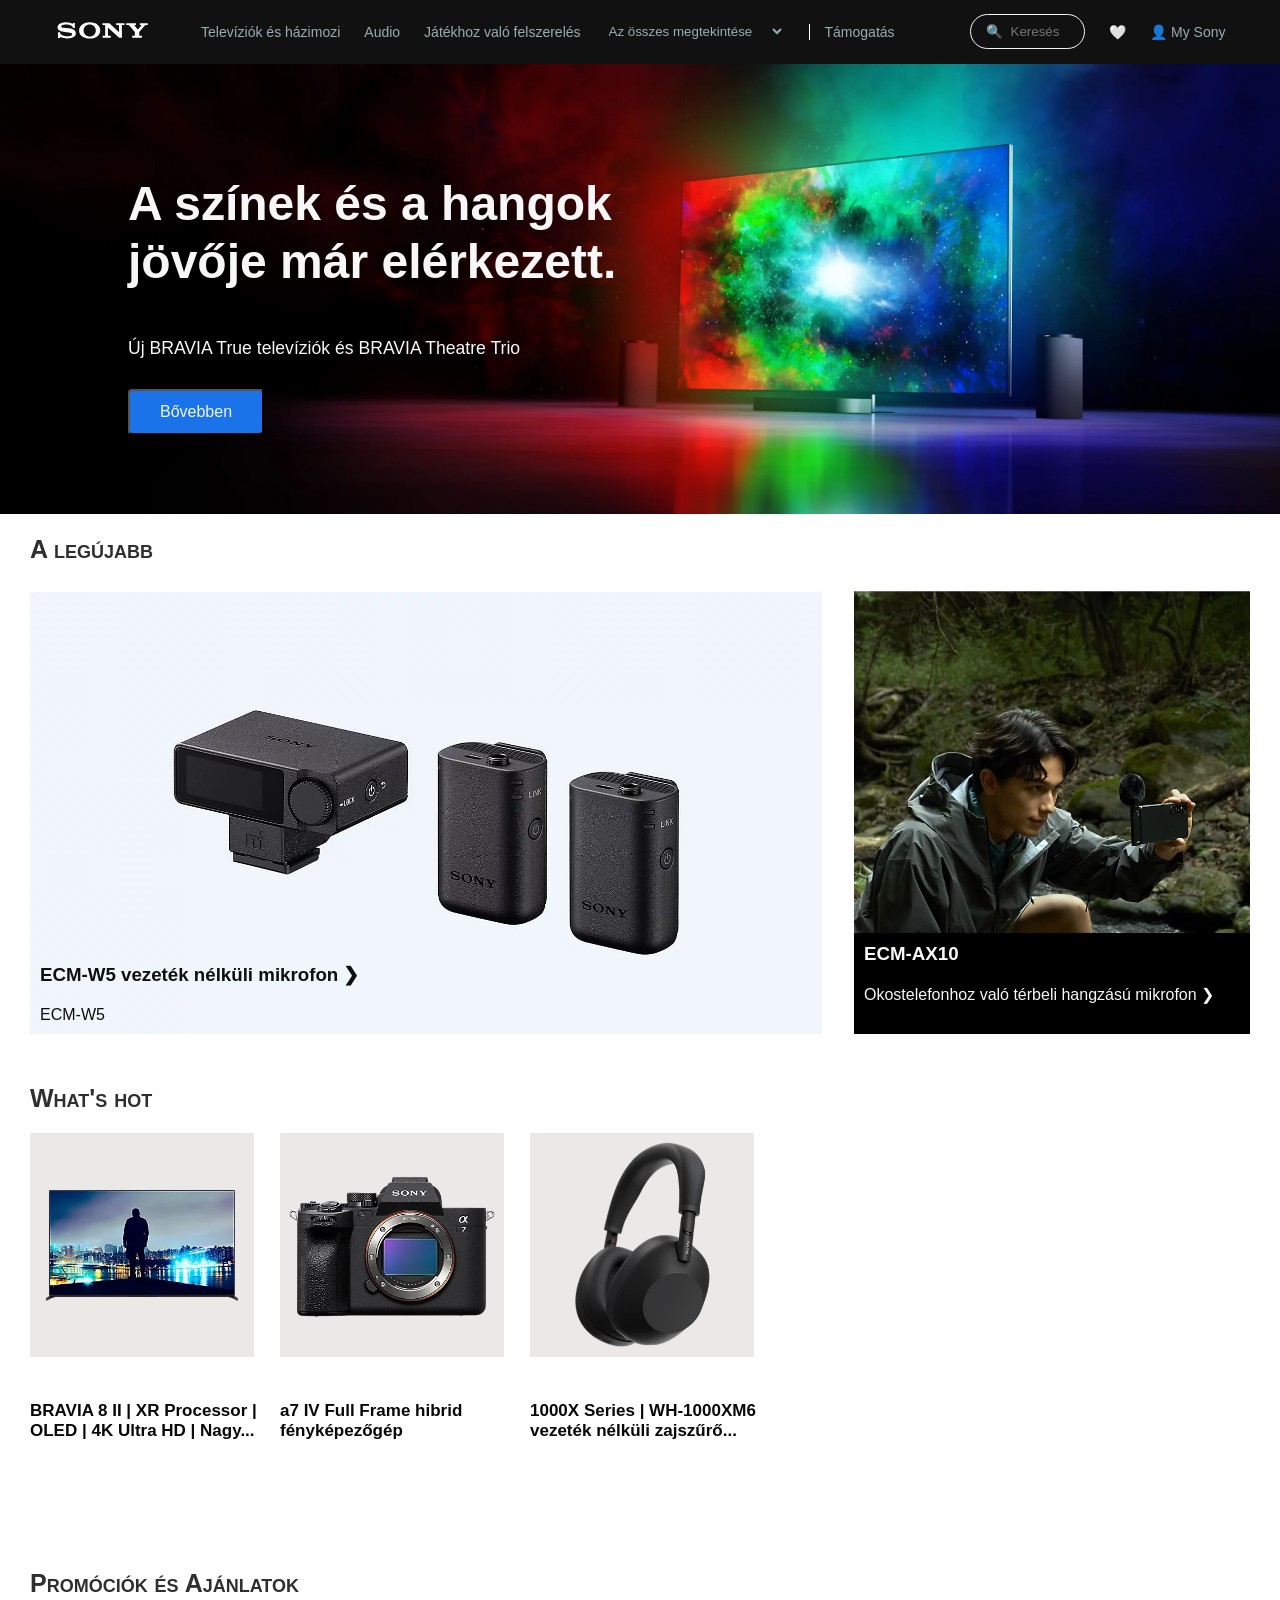
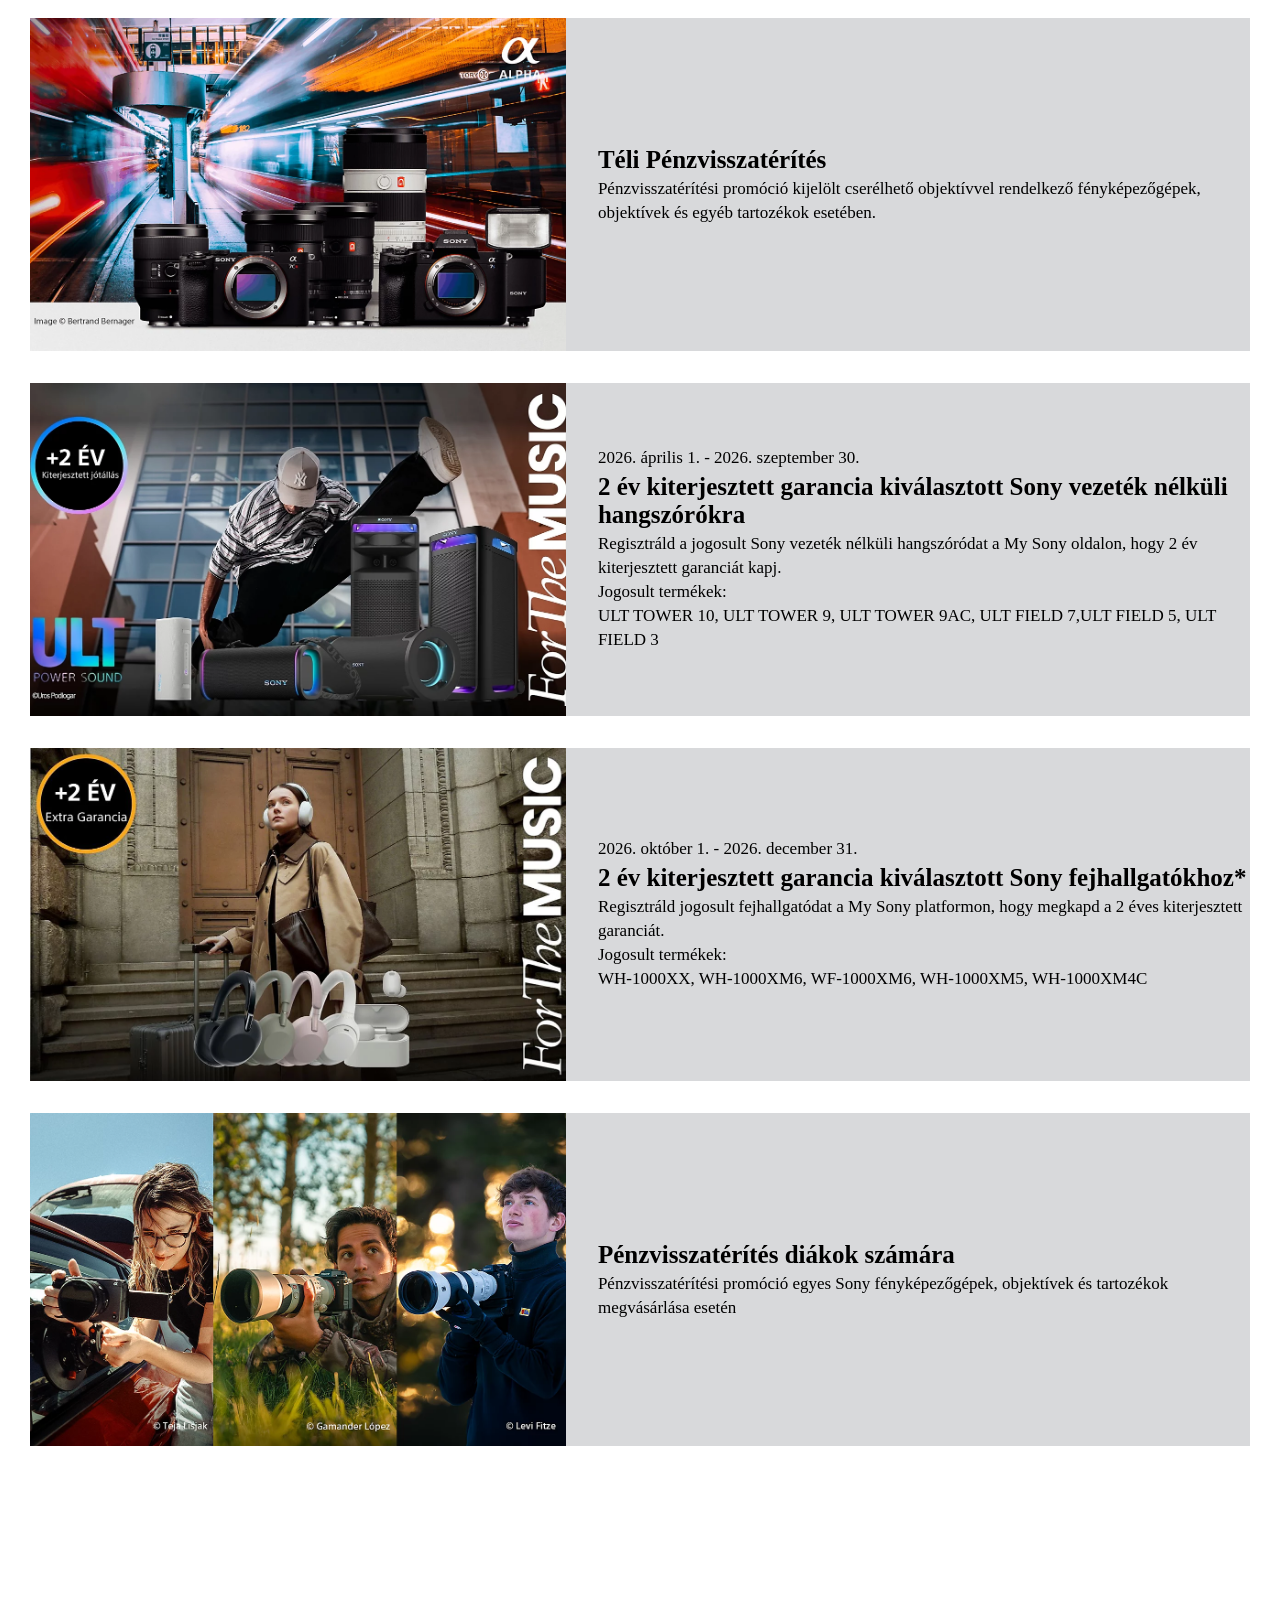
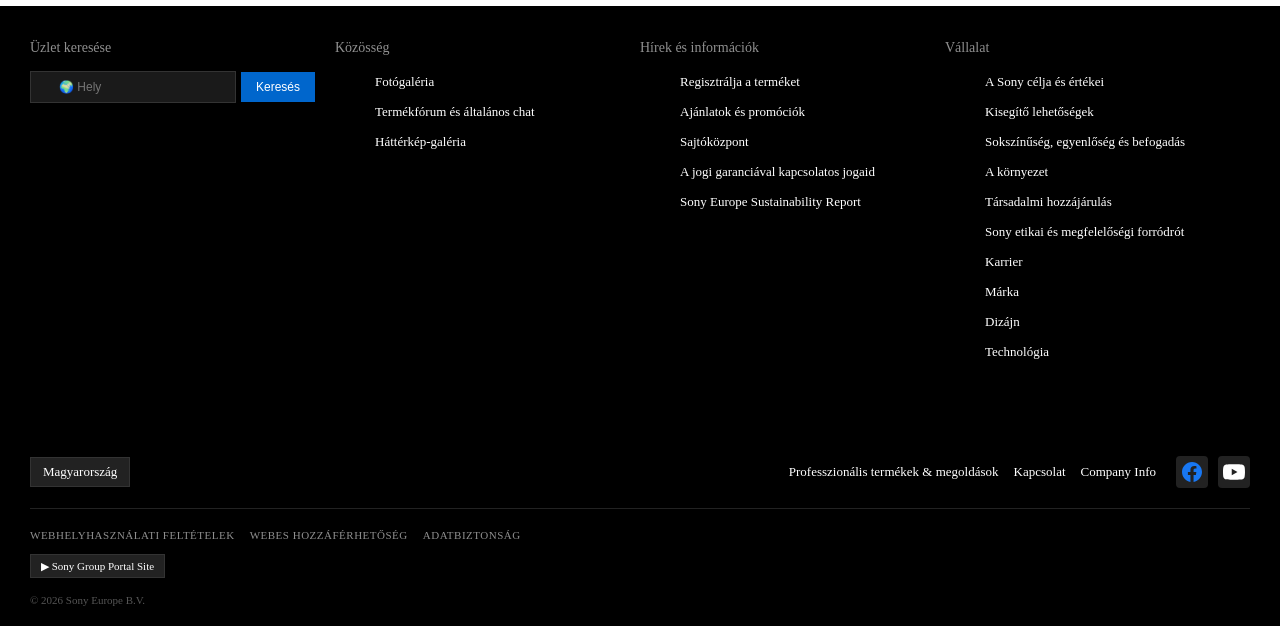
<file: index.html>
<!DOCTYPE html>
<html lang="hu">

<head>
    <meta charset="UTF-8">
    <meta name="viewport" content="width=device-width, initial-scale=1.0">
    <title>Sony Főoldal</title>
    <link rel="stylesheet" href="style.css">
</head>
<!--Audi szövegre kattintva nyílik meg a másik oldal-->
<!--A My Sony szövegre kattintva megnyílik az űrlap oldal -->

<body>

    <header>
        <nav>
            <div class="nav-div">
                <div class="logo">
                    <a href="index.html"><img src="sony-logo.svg" alt="" id="sony-logo"></a>
                </div>
                <div class="items">
                    <a href="">Televíziók és házimozi</a>
                    <a href="microphones.html">Audio</a>
                    <a href="">Játékhoz való felszerelés</a>
                    <select>
                        <option value="">Az összes megtekintése</option>
                        <option value="">Felhőszolgáltatás</option>
                        <option value="">Mobil</option>
                        <option value="">Autóhifi</option>
                        <option value="">Adathordozók, tárolás és kábelek</option>
                        <option value="">Playstation®</option>
                        <option value="">Támogatás</option>
                        <option value="">A Sony és a környezetvédelem</option>
                    </select>
                    <a href="" id="line">Támogatás</a>
                </div>
                <div class="items2">

                    <input type="text" placeholder="🔍  Keresés">
                    <p>🤍</p>
                    <a href="login.html" target="_blank">👤 My Sony</a>
                </div>
            </div>
        </nav>

        <div class="title-container">
            <div class="title">
                <h1>A színek és a hangok jövője már elérkezett.</h1>
                <p>Új BRAVIA True televíziók és BRAVIA Theatre Trio</p>
                <button id="bovebben-bttn">Bővebben</button>
            </div>
        </div>

    </header>

    <main>
        <div class="container">
            <h2>A legújabb</h2>
            <section id="newest">

                <div class="ECM-W5">
                    <h3>ECM-W5 vezeték nélküli mikrofon &#10095</h3>
                    <p>ECM-W5</p>
                </div>
                <div class="ECM-AX10">
                    <div id="items">
                        <h3>ECM-AX10</h3>
                        <p>Okostelefonhoz való térbeli hangzású mikrofon &#10095</p>
                    </div>
                </div>
            </section>

            <h2>What's hot</h2>
            <section class="hot">
                <div class="product-container">
                    <div class="product-img">
                        <img src="TVFY25_BRAVIA8II_Primary_image.webp" alt="">
                    </div>
                    <h3>BRAVIA 8 II | XR Processor | OLED | 4K Ultra HD | Nagy...</h3>
                    <button>További részletek</button>
                </div>

                <div class="product-container">
                    <div class="product-img">
                        <img src="a7.webp" alt="">
                    </div>
                    <h3>a7 IV Full Frame hibrid fényképezőgép</h3>
                    <button>További részletek</button>
                </div>

                <div class="product-container">
                    <div class="product-img">
                        <img src="WH1000XM6_Primary_image_Black.webp" alt="">
                    </div>
                    <h3>1000X Series | WH-1000XM6 vezeték nélküli zajszűrő...</h3>
                    <button>További részletek</button>
                </div>
            </section>


            <h2>Promóciók és Ajánlatok</h2>

            <section class="promotions">
                <div class="promo-container">
                    <div class="promo-img">
                        <img src="WinterCashback_2026-HP-1170x727-default.webp" alt="">
                    </div>
                    <div class="promo-content">
                        <h3>Téli Pénzvisszatérítés</h3>
                        <p>Pénzvisszatérítési promóció kijelölt cserélhető objektívvel rendelkező fényképezőgépek,
                            objektívek és egyéb tartozékok esetében.</p>
                    </div>
                </div>

                <div class="promo-container">
                    <div class="promo-img">
                        <img src="ULT - Extended Warranty HU-1.webp" alt="">
                    </div>
                    <div class="promo-content">
                        <p>2026. április 1. - 2026. szeptember 30.</p>
                        <h3>2 év kiterjesztett garancia kiválasztott Sony vezeték nélküli hangszórókra</h3>
                        <p>Regisztráld a jogosult Sony vezeték nélküli hangszóródat a My Sony oldalon, hogy 2 év
                            kiterjesztett garanciát kapj.</p>
                        <p>Jogosult termékek: </p>
                        <p>ULT TOWER 10, ULT TOWER 9, ULT TOWER 9AC, ULT FIELD 7,ULT FIELD 5, ULT FIELD 3</p>
                    </div>
                </div>

                <div class="promo-container">
                    <div class="promo-img">
                        <img src="HU-2.webp" alt="">
                    </div>
                    <div class="promo-content">
                        <p>2026. október 1. - 2026. december 31.</p>
                        <h3>2 év kiterjesztett garancia kiválasztott Sony fejhallgatókhoz*</h3>
                        <p>Regisztráld jogosult fejhallgatódat a My Sony platformon, hogy megkapd a 2 éves kiterjesztett
                            garanciát.</p>
                        <p>Jogosult termékek: </p>
                        <p>WH-1000XX, WH-1000XM6, WF-1000XM6, WH-1000XM5, WH-1000XM4C</p>
                    </div>
                </div>

                <div class="promo-container">
                    <div class="promo-img">
                        <img src="student_cashback.webp" alt="">
                    </div>
                    <div class="promo-content">
                        <h3>Pénzvisszatérítés diákok számára</h3>
                        <p>Pénzvisszatérítési promóció egyes Sony fényképezőgépek, objektívek és tartozékok megvásárlása
                            esetén</p>
                    </div>
                </div>

            </section>


        </div>
    </main>

    <footer>

        <div class="footer-top">
            <div class="footer-col">
                <h3>Üzlet keresése</h3>
                <div class="search-box">
                    <div class="search-input-wrapper">
                        <input type="search, button" class="search-input" aria-label="Üzletkereső"
                            placeholder="🌍 Hely">
                    </div>
                    <button class="search-btn">Keresés</button>
                </div>
            </div>

            <div class="footer-col">
                <h3>Közösség</h3>
                <ul>
                    <li><a href="">Fotógaléria</a></li>
                    <li><a href="">Termékfórum és általános chat</a></li>
                    <li><a href="">Háttérkép-galéria</a></li>
                </ul>
            </div>

            <div class="footer-col">
                <h3>Hírek és információk</h3>
                <ul>
                    <li><a href="">Regisztrálja a terméket</a></li>
                    <li><a href="">Ajánlatok és promóciók</a></li>
                    <li><a href="">Sajtóközpont</a></li>
                    <li><a href="">A jogi garanciával kapcsolatos jogaid</a></li>
                    <li><a href="">Sony Europe Sustainability Report</a></li>
                </ul>
            </div>

            <div class="footer-col">
                <h3>Vállalat</h3>
                <ul>
                    <li><a href="">A Sony célja és értékei</a></li>
                    <li><a href="">Kisegítő lehetőségek</a></li>
                    <li><a href="">Sokszínűség, egyenlőség és befogadás</a></li>
                    <li><a href="">A környezet</a></li>
                    <li><a href="">Társadalmi hozzájárulás</a></li>
                    <li><a href="">Sony etikai és megfelelőségi forródrót</a></li>
                    <li><a href="">Karrier</a></li>
                    <li><a href="">Márka</a></li>
                    <li><a href="">Dizájn</a></li>
                    <li><a href="">Technológia</a></li>
                </ul>
            </div>
        </div>

        <div class="footer-middle">
            <a href=""" class=" location-selector">Magyarország</a>

            <div class="middle-links-social">
                <div class="middle-links">
                    <a href="">Professzionális termékek & megoldások</a>
                    <a href="">Kapcsolat</a>
                    <a href="">Company Info</a>
                </div>
                <div class="social-icons">
                    <a href="" class="social-btn" aria-label="Facebook"><svg class="social-icon" viewBox="0 0 24 24" width="20" height="20" fill="#1877F2">
                            <path
                                d="M24 12.073c0-6.627-5.373-12-12-12s-12 5.373-12 12c0 5.99 4.388 10.954 10.125 11.854v-8.385H7.078v-3.47h3.047V9.43c0-3.007 1.792-4.669 4.533-4.669 1.312 0 2.686.235 2.686.235v2.953H15.83c-1.491 0-1.956.925-1.956 1.874v2.25h3.328l-.532 3.47h-2.796v8.385C19.612 23.027 24 18.062 24 12.073z" />
                        </svg></a>
                    <a href="" class="social-btn" aria-label="YouTube"><svg viewBox="0 0 24 24" width="22" height="22" fill="currentColor">
            <path d="M23.498 6.163a3.003 3.003 0 0 0-2.11-2.11C19.517 3.545 12 3.545 12 3.545s-7.516 0-9.387.508a3.003 3.003 0 0 0-2.11 2.11C0 8.033 0 12 0 12s0 3.967.502 5.837a3.003 3.003 0 0 0 2.11 2.11c1.871.508 9.387.508 9.387.508s7.517 0 9.387-.508a3.003 3.003 0 0 0 2.11-2.11C24 15.967 24 12 24 12s0-3.967-.502-5.837zM9.545 15.568V8.432L15.818 12l-6.273 3.568z"/>
        </svg></a>
                </div>
            </div>
        </div>

        <div class="footer-bottom">
            <div class="legal-links">
                <a href="">Webhelyhasználati feltételek</a>
                <a href="">Webes hozzáférhetőség</a>
                <a href="">Adatbiztonság</a>
            </div>

            <a href="" class="portal-btn">▶ Sony Group Portal Site</a>

            <div class="copyright">
                © 2026 Sony Europe B.V.
            </div>
        </div>
    </footer>

</body>

</html>
</file>
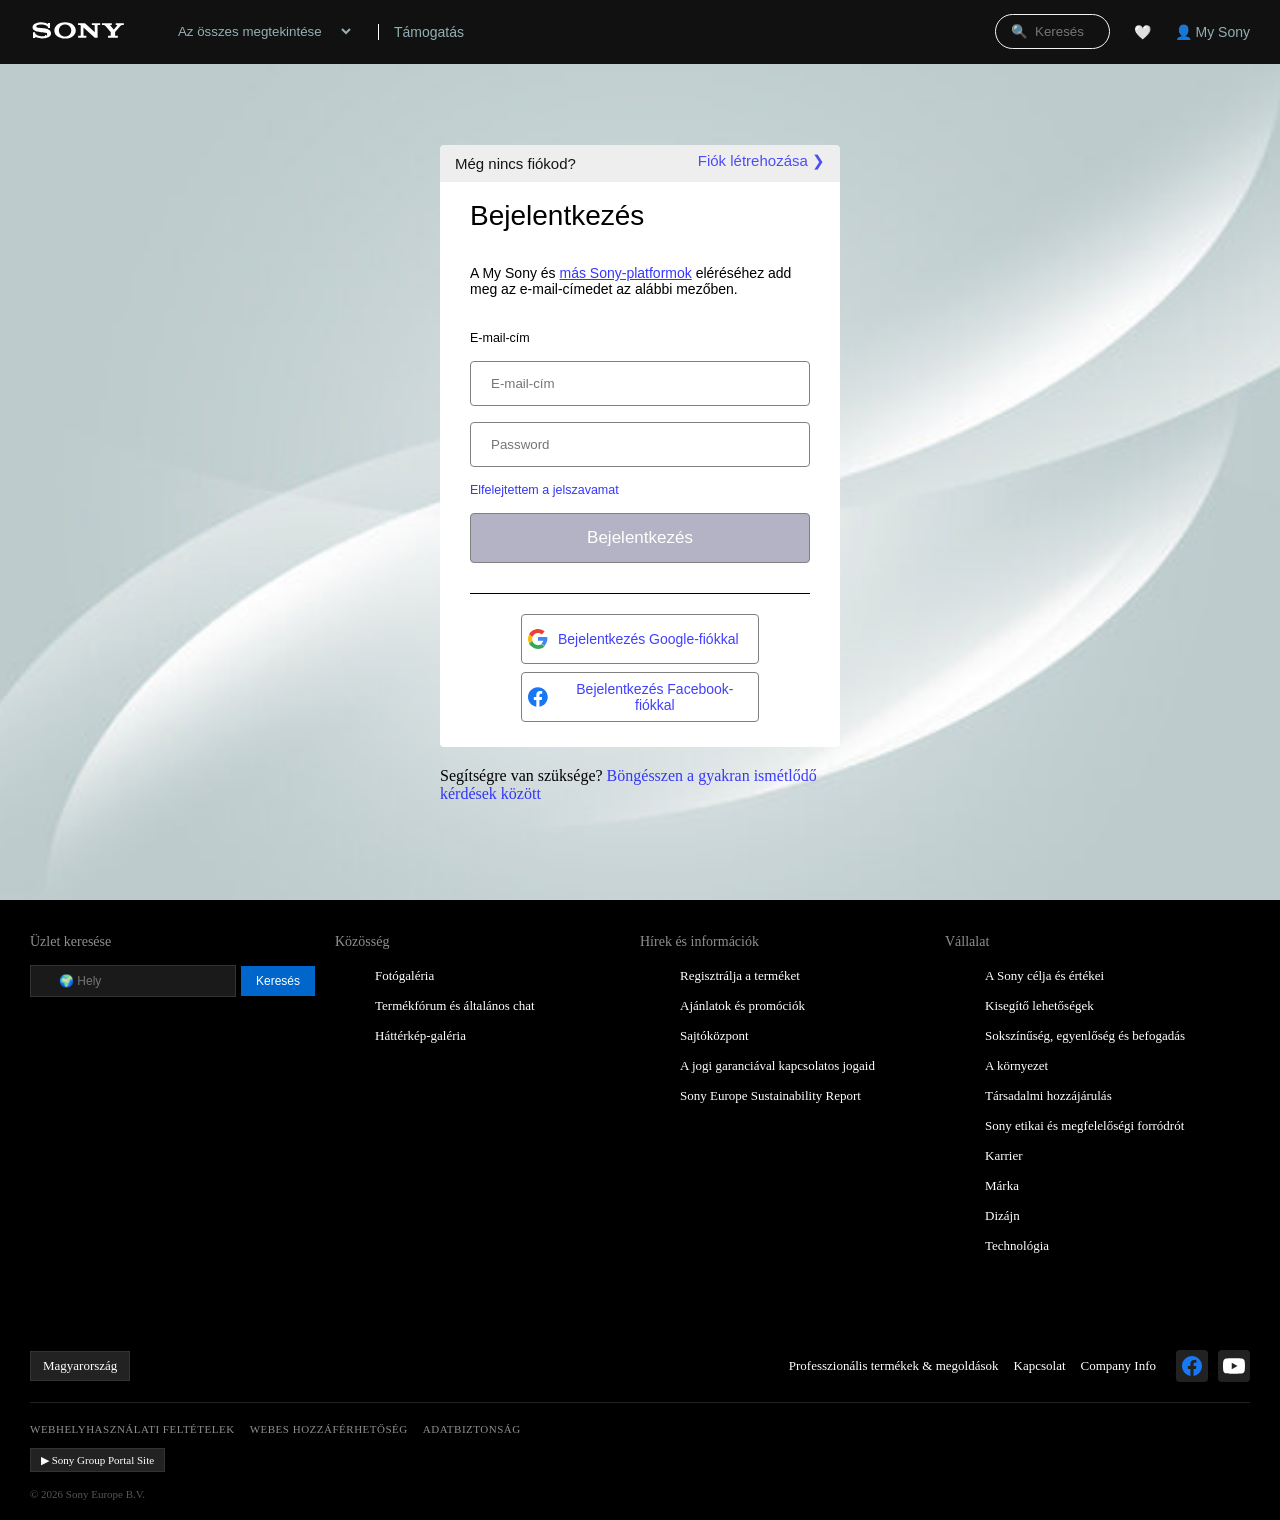
<file: login.html>
<!DOCTYPE html>
<html lang="hu">

<head>
    <meta charset="UTF-8">
    <meta name="viewport" content="width=device-width, initial-scale=1.0">
    <title>Bejelentkezés</title>
    <link rel="stylesheet" href="style.css">
    <link rel="stylesheet" href="login.css">
</head>

<body>
    <header>
        <nav>
            <div class="nav-div">
                <div class="left-nav">
                    <div class="logo">
                        <a href="index.html"><img src="sony-logo.svg" alt="" id="sony-logo"></a>
                    </div>
                    <div class="items">
                        <select>
                            <option value="">Az összes megtekintése</option>
                            <option value="">Felhőszolgáltatás</option>
                            <option value="">Mobil</option>
                            <option value="">Autóhifi</option>
                            <option value="">Adathordozók, tárolás és kábelek</option>
                            <option value="">Playstation®</option>
                            <option value="">Támogatás</option>
                            <option value="">A Sony és a környezetvédelem</option>
                        </select>
                        <a href="" id="line">Támogatás</a>
                    </div>
                </div>

                <div class="items2">

                    <input type="text" placeholder="🔍  Keresés">
                    <p>🤍</p>
                    <a href="" target="_blank">👤 My Sony</a>
                </div>
            </div>
        </nav>
    </header>

    <main>
        <div class="login-container">
            <div class="create">
                <p>Még nincs fiókod?</p>
                <a href="">Fiók létrehozása &#10095</a>
            </div>
            <div class="content">
                <h1>Bejelentkezés</h1>
                <p>A My Sony és <a href="">más Sony-platformok</a> eléréséhez add meg az e-mail-címedet az alábbi
                    mezőben.</p>
                <div class="email">
                    <label for="">E-mail-cím</label>
                    <input type="text" placeholder="E-mail-cím">
                    <input type="password" placeholder="Password">
                    <a href="">Elfelejtettem a jelszavamat</a>
                    <button>Bejelentkezés</button>
                </div>
                <div class="bejelentkezes">
                    <button> <svg class="social-icon" viewBox="0 0 48 48" width="20" height="20">
                            <path fill="#EA4335"
                                d="M24 9.5c3.54 0 6.71 1.22 9.21 3.6l6.85-6.85C35.9 2.38 30.47 0 24 0 14.62 0 6.51 5.38 2.56 13.22l7.98 6.19C12.43 13.72 17.74 9.5 24 9.5z" />
                            <path fill="#4285F4"
                                d="M46.5 24c0-1.61-.15-3.16-.42-4.69H24v8.89h12.61c-.54 2.84-2.15 5.25-4.56 6.87l7.08 5.48C43.27 36.32 46.5 30.73 46.5 24z" />
                            <path fill="#FBBC05"
                                d="M10.54 28.59c-.48-1.45-.76-2.99-.76-4.59s.27-3.14.76-4.59l-7.98-6.19C.92 16.46 0 20.12 0 24c0 3.88.92 7.54 2.56 10.78l7.98-6.19z" />
                            <path fill="#34A853"
                                d="M24 48c6.48 0 11.93-2.13 15.89-5.81l-7.08-5.48c-1.96 1.32-4.49 2.1-8.81 2.1-6.26 0-11.57-4.22-13.46-9.91l-7.98 6.19C6.51 42.62 14.62 48 24 48z" />
                        </svg>
                        Bejelentkezés Google-fiókkal</button>

                    <button> <svg class="social-icon" viewBox="0 0 24 24" width="20" height="20" fill="#1877F2">
                            <path
                                d="M24 12.073c0-6.627-5.373-12-12-12s-12 5.373-12 12c0 5.99 4.388 10.954 10.125 11.854v-8.385H7.078v-3.47h3.047V9.43c0-3.007 1.792-4.669 4.533-4.669 1.312 0 2.686.235 2.686.235v2.953H15.83c-1.491 0-1.956.925-1.956 1.874v2.25h3.328l-.532 3.47h-2.796v8.385C19.612 23.027 24 18.062 24 12.073z" />
                        </svg> Bejelentkezés Facebook-fiókkal</button>
                </div>
            </div>
        </div>
        <p id="help">Segítségre van szüksége? <a href="">Böngésszen a gyakran ismétlődő kérdések között</a></p>
    </main>


  <footer>

        <div class="footer-top">
            <div class="footer-col">
                <h3>Üzlet keresése</h3>
                <div class="search-box">
                    <div class="search-input-wrapper">
                        <input type="search, button" class="search-input" aria-label="Üzletkereső"
                            placeholder="🌍 Hely">
                    </div>
                    <button class="search-btn">Keresés</button>
                </div>
            </div>

            <div class="footer-col">
                <h3>Közösség</h3>
                <ul>
                    <li><a href="">Fotógaléria</a></li>
                    <li><a href="">Termékfórum és általános chat</a></li>
                    <li><a href="">Háttérkép-galéria</a></li>
                </ul>
            </div>

            <div class="footer-col">
                <h3>Hírek és információk</h3>
                <ul>
                    <li><a href="">Regisztrálja a terméket</a></li>
                    <li><a href="">Ajánlatok és promóciók</a></li>
                    <li><a href="">Sajtóközpont</a></li>
                    <li><a href="">A jogi garanciával kapcsolatos jogaid</a></li>
                    <li><a href="">Sony Europe Sustainability Report</a></li>
                </ul>
            </div>

            <div class="footer-col">
                <h3>Vállalat</h3>
                <ul>
                    <li><a href="">A Sony célja és értékei</a></li>
                    <li><a href="">Kisegítő lehetőségek</a></li>
                    <li><a href="">Sokszínűség, egyenlőség és befogadás</a></li>
                    <li><a href="">A környezet</a></li>
                    <li><a href="">Társadalmi hozzájárulás</a></li>
                    <li><a href="">Sony etikai és megfelelőségi forródrót</a></li>
                    <li><a href="">Karrier</a></li>
                    <li><a href="">Márka</a></li>
                    <li><a href="">Dizájn</a></li>
                    <li><a href="">Technológia</a></li>
                </ul>
            </div>
        </div>

        <div class="footer-middle">
            <a href=""" class=" location-selector">Magyarország</a>

            <div class="middle-links-social">
                <div class="middle-links">
                    <a href="">Professzionális termékek & megoldások</a>
                    <a href="">Kapcsolat</a>
                    <a href="">Company Info</a>
                </div>
                <div class="social-icons">
                    <a href="" class="social-btn" aria-label="Facebook"><svg class="social-icon" viewBox="0 0 24 24" width="20" height="20" fill="#1877F2">
                            <path
                                d="M24 12.073c0-6.627-5.373-12-12-12s-12 5.373-12 12c0 5.99 4.388 10.954 10.125 11.854v-8.385H7.078v-3.47h3.047V9.43c0-3.007 1.792-4.669 4.533-4.669 1.312 0 2.686.235 2.686.235v2.953H15.83c-1.491 0-1.956.925-1.956 1.874v2.25h3.328l-.532 3.47h-2.796v8.385C19.612 23.027 24 18.062 24 12.073z" />
                        </svg></a>
                    <a href="" class="social-btn" aria-label="YouTube"><svg viewBox="0 0 24 24" width="22" height="22" fill="currentColor">
            <path d="M23.498 6.163a3.003 3.003 0 0 0-2.11-2.11C19.517 3.545 12 3.545 12 3.545s-7.516 0-9.387.508a3.003 3.003 0 0 0-2.11 2.11C0 8.033 0 12 0 12s0 3.967.502 5.837a3.003 3.003 0 0 0 2.11 2.11c1.871.508 9.387.508 9.387.508s7.517 0 9.387-.508a3.003 3.003 0 0 0 2.11-2.11C24 15.967 24 12 24 12s0-3.967-.502-5.837zM9.545 15.568V8.432L15.818 12l-6.273 3.568z"/>
        </svg></a>
                </div>
            </div>
        </div>

        <div class="footer-bottom">
            <div class="legal-links">
                <a href="">Webhelyhasználati feltételek</a>
                <a href="">Webes hozzáférhetőség</a>
                <a href="">Adatbiztonság</a>
            </div>

            <a href="" class="portal-btn">▶ Sony Group Portal Site</a>

            <div class="copyright">
                © 2026 Sony Europe B.V.
            </div>
        </div>
    </footer>
</body>

</html>
</file>
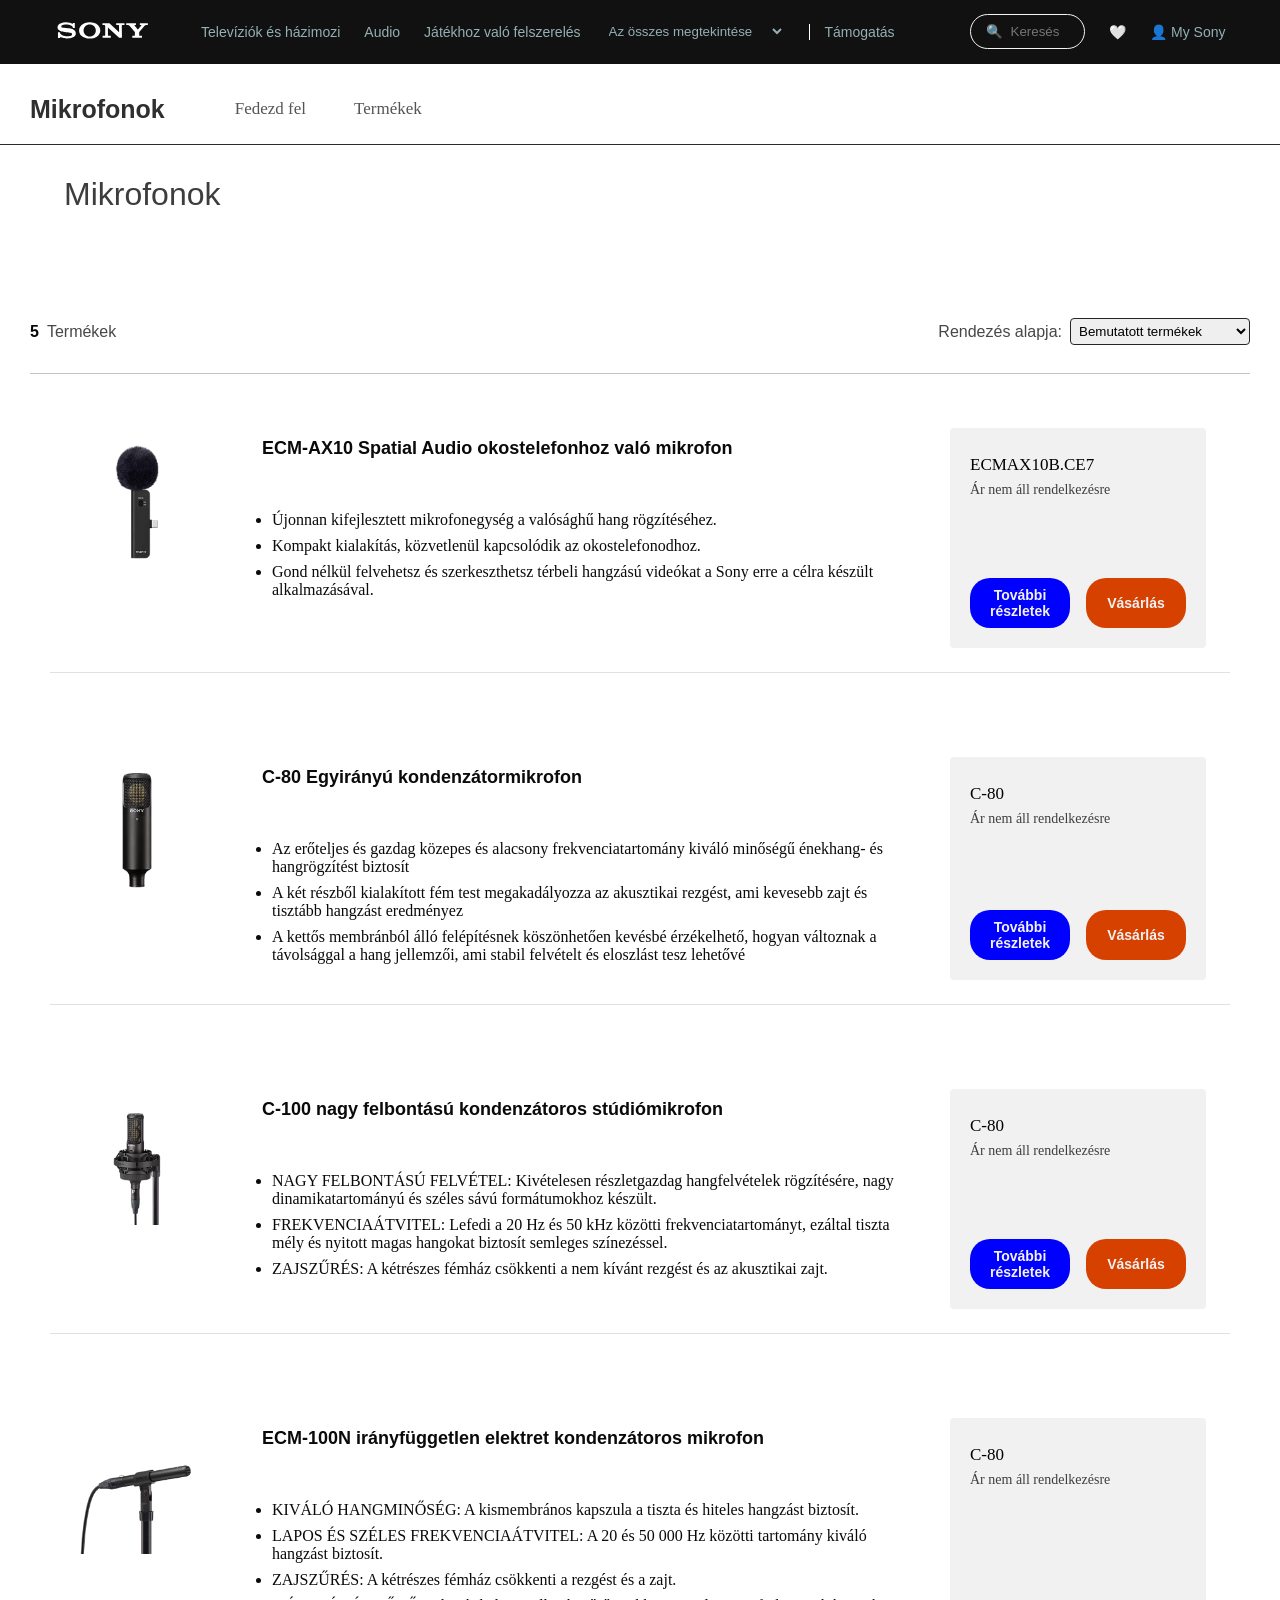
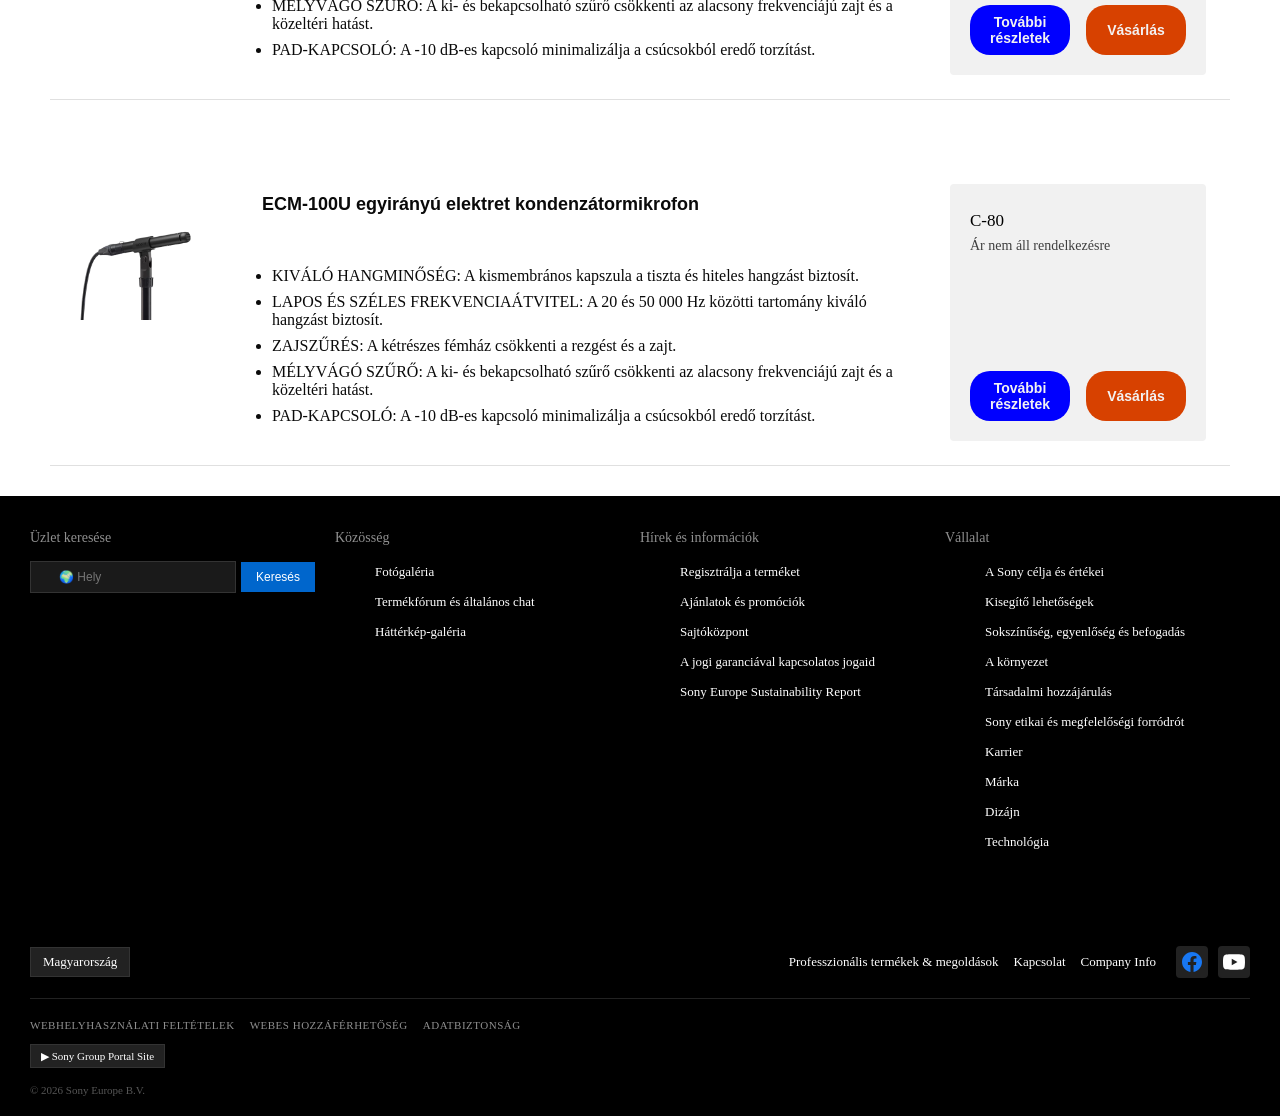
<file: microphones.html>
<!DOCTYPE html>
<html lang="hu">

<head>
    <meta charset="UTF-8">
    <meta name="viewport" content="width=device-width, initial-scale=1.0">
    <title>Mikrofonok</title>
    <link rel="stylesheet" href="microphones.css">
    <link rel="stylesheet" href="style.css">
</head>

<body>
    <header>
        <nav>
            <div class="nav-div">
                <div class="logo">
                    <a href="index.html"><img src="sony-logo.svg" alt="" id="sony-logo"></a>
                </div>
                <div class="items">
                    <a href="">Televíziók és házimozi</a>
                    <a href="microphones.html">Audio</a>
                    <a href="">Játékhoz való felszerelés</a>
                    <select>
                        <option value="">Az összes megtekintése</option>
                        <option value="">Felhőszolgáltatás</option>
                        <option value="">Mobil</option>
                        <option value="">Autóhifi</option>
                        <option value="">Adathordozók, tárolás és kábelek</option>
                        <option value="">Playstation®</option>
                        <option value="">Támogatás</option>
                        <option value="">A Sony és a környezetvédelem</option>
                    </select>
                    <a href="" id="line">Támogatás</a>
                </div>
                <div class="items2">

                    <input type="text" placeholder="🔍  Keresés">
                    <p>🤍</p>
                    <a href="login.html" target="_blank">👤 My Sony</a>
                </div>
            </div>
        </nav>
    </header>


    <main>
        <div class="container">
            <div class="top">
                <h2>Mikrofonok</h2>
                <div class="links">
                    <a href="">Fedezd fel</a>
                    <a href="">Termékek</a>
                </div>
            </div>
            <div id="title">
                <h1 id="micTitle">Mikrofonok</h1>
            </div>
            <div class="sort">
                <div class="productsNumber">
                    <p id="number">5</p>
                    <p>Termékek</p>
                </div>
                <div class="sort-items">
                    <label for="">Rendezés alapja: </label>
                    <select>
                        <option value="">Bemutatott termékek</option>
                        <option value="">Ár (magastól alacsonyig)</option>
                        <option value="">Ár (alacsonytól magasig)</option>
                        <option value="">Legújabb</option>
                        <option value="">Értékelés</option>
                    </select>
                </div>
            </div>

            <div class="mic-product">
                <div class="mic-product-img">
                    <img src="ecm-ax10-primaryImage.webp" alt="">
                </div>
                <div class="mic-content">
                    <h2>ECM-AX10 Spatial Audio okostelefonhoz való mikrofon</h2>
                    <ul>
                        <li>Újonnan kifejlesztett mikrofonegység a valósághű hang rögzítéséhez.</li>
                        <li>Kompakt kialakítás, közvetlenül kapcsolódik az okostelefonodhoz.</li>
                        <li>Gond nélkül felvehetsz és szerkeszthetsz térbeli hangzású videókat a Sony erre a célra
                            készült alkalmazásával.</li>
                    </ul>
                </div>
                <div class="price-container">
                    <div class="price-content">
                        <h4>ECMAX10B.CE7</h4>
                        <p>Ár nem áll rendelkezésre</p>
                    </div>
                    <div class="price-bttns">
                        <button id="details">További részletek</button>
                        <button id="buy">Vásárlás</button>
                    </div>
                </div>
            </div>

            <div class="mic-product">
                <div class="mic-product-img">
                    <img src="C-80.webp" alt="">
                </div>
                <div class="mic-content">
                    <h2>C-80 Egyirányú kondenzátormikrofon</h2>
                    <ul>
                        <li>Az erőteljes és gazdag közepes és alacsony frekvenciatartomány kiváló minőségű énekhang- és
                            hangrögzítést biztosít</li>
                        <li>A két részből kialakított fém test megakadályozza az akusztikai rezgést, ami kevesebb zajt
                            és tisztább hangzást eredményez</li>
                        <li>A kettős membránból álló felépítésnek köszönhetően kevésbé érzékelhető, hogyan változnak a
                            távolsággal a hang jellemzői, ami stabil felvételt és eloszlást tesz lehetővé</li>
                    </ul>
                </div>
                <div class="price-container">
                    <div class="price-content">
                        <h4>C-80</h4>
                        <p>Ár nem áll rendelkezésre</p>
                    </div>
                    <div class="price-bttns">
                        <button id="details">További részletek</button>
                        <button id="buy">Vásárlás</button>
                    </div>
                </div>
            </div>


            <div class="mic-product">
                <div class="mic-product-img">
                    <img src="C-100_Primary_image.webp" alt="">
                </div>
                <div class="mic-content">
                    <h2>C-100 nagy felbontású kondenzátoros stúdiómikrofon</h2>
                    <ul>
                        <li>NAGY FELBONTÁSÚ FELVÉTEL: Kivételesen részletgazdag hangfelvételek rögzítésére, nagy
                            dinamikatartományú és széles sávú formátumokhoz készült.</li>
                        <li>FREKVENCIAÁTVITEL: Lefedi a 20 Hz és 50 kHz közötti frekvenciatartományt, ezáltal tiszta
                            mély és nyitott magas hangokat biztosít semleges színezéssel.</li>
                        <li>ZAJSZŰRÉS: A kétrészes fémház csökkenti a nem kívánt rezgést és az akusztikai zajt.</li>
                    </ul>
                </div>
                <div class="price-container">
                    <div class="price-content">
                        <h4>C-80</h4>
                        <p>Ár nem áll rendelkezésre</p>
                    </div>
                    <div class="price-bttns">
                        <button id="details">További részletek</button>
                        <button id="buy">Vásárlás</button>
                    </div>
                </div>
            </div>


            <div class="mic-product">
                <div class="mic-product-img">
                    <img src="ECM-100N_Primary_image.webp" alt="">
                </div>
                <div class="mic-content">
                    <h2>ECM-100N irányfüggetlen elektret kondenzátoros mikrofon</h2>
                    <ul>
                        <li>KIVÁLÓ HANGMINŐSÉG: A kismembrános kapszula a tiszta és hiteles hangzást biztosít.</li>
                        <li>LAPOS ÉS SZÉLES FREKVENCIAÁTVITEL: A 20 és 50 000 Hz közötti tartomány kiváló hangzást
                            biztosít.</li>
                        <li>ZAJSZŰRÉS: A kétrészes fémház csökkenti a rezgést és a zajt.</li>
                        <li>MÉLYVÁGÓ SZŰRŐ: A ki- és bekapcsolható szűrő csökkenti az alacsony frekvenciájú zajt és a
                            közeltéri hatást.</li>
                        <li>PAD-KAPCSOLÓ: A -10 dB-es kapcsoló minimalizálja a csúcsokból eredő torzítást.</li>
                    </ul>
                </div>
                <div class="price-container">
                    <div class="price-content">
                        <h4>C-80</h4>
                        <p>Ár nem áll rendelkezésre</p>
                    </div>
                    <div class="price-bttns">
                        <button id="details">További részletek</button>
                        <button id="buy">Vásárlás</button>
                    </div>
                </div>
            </div>

            <div class="mic-product">
                <div class="mic-product-img">
                    <img src="ECM-100U_Primary_image.webp" alt="">
                </div>
                <div class="mic-content">
                    <h2>ECM-100U egyirányú elektret kondenzátormikrofon</h2>
                    <ul>
                        <li>KIVÁLÓ HANGMINŐSÉG: A kismembrános kapszula a tiszta és hiteles hangzást biztosít.</li>
                        <li>LAPOS ÉS SZÉLES FREKVENCIAÁTVITEL: A 20 és 50 000 Hz közötti tartomány kiváló hangzást
                            biztosít.</li>
                        <li>ZAJSZŰRÉS: A kétrészes fémház csökkenti a rezgést és a zajt.</li>
                        <li>MÉLYVÁGÓ SZŰRŐ: A ki- és bekapcsolható szűrő csökkenti az alacsony frekvenciájú zajt és a
                            közeltéri hatást.</li>
                        <li>PAD-KAPCSOLÓ: A -10 dB-es kapcsoló minimalizálja a csúcsokból eredő torzítást.</li>
                    </ul>
                </div>
                <div class="price-container">
                    <div class="price-content">
                        <h4>C-80</h4>
                        <p>Ár nem áll rendelkezésre</p>
                    </div>
                    <div class="price-bttns">
                        <button id="details">További részletek</button>
                        <button id="buy">Vásárlás</button>
                    </div>
                </div>
            </div>

        </div>
    </main>

    <footer>

        <div class="footer-top">
            <div class="footer-col">
                <h3>Üzlet keresése</h3>
                <div class="search-box">
                    <div class="search-input-wrapper">
                        <input type="search, button" class="search-input" aria-label="Üzletkereső"
                            placeholder="🌍 Hely">
                    </div>
                    <button class="search-btn">Keresés</button>
                </div>
            </div>

            <div class="footer-col">
                <h3>Közösség</h3>
                <ul>
                    <li><a href="">Fotógaléria</a></li>
                    <li><a href="">Termékfórum és általános chat</a></li>
                    <li><a href="">Háttérkép-galéria</a></li>
                </ul>
            </div>

            <div class="footer-col">
                <h3>Hírek és információk</h3>
                <ul>
                    <li><a href="">Regisztrálja a terméket</a></li>
                    <li><a href="">Ajánlatok és promóciók</a></li>
                    <li><a href="">Sajtóközpont</a></li>
                    <li><a href="">A jogi garanciával kapcsolatos jogaid</a></li>
                    <li><a href="">Sony Europe Sustainability Report</a></li>
                </ul>
            </div>

            <div class="footer-col">
                <h3>Vállalat</h3>
                <ul>
                    <li><a href="">A Sony célja és értékei</a></li>
                    <li><a href="">Kisegítő lehetőségek</a></li>
                    <li><a href="">Sokszínűség, egyenlőség és befogadás</a></li>
                    <li><a href="">A környezet</a></li>
                    <li><a href="">Társadalmi hozzájárulás</a></li>
                    <li><a href="">Sony etikai és megfelelőségi forródrót</a></li>
                    <li><a href="">Karrier</a></li>
                    <li><a href="">Márka</a></li>
                    <li><a href="">Dizájn</a></li>
                    <li><a href="">Technológia</a></li>
                </ul>
            </div>
        </div>

        <div class="footer-middle">
            <a href=""" class=" location-selector">Magyarország</a>

            <div class="middle-links-social">
                <div class="middle-links">
                    <a href="">Professzionális termékek & megoldások</a>
                    <a href="">Kapcsolat</a>
                    <a href="">Company Info</a>
                </div>
                <div class="social-icons">
                    <a href="" class="social-btn" aria-label="Facebook"><svg class="social-icon" viewBox="0 0 24 24" width="20" height="20" fill="#1877F2">
                            <path
                                d="M24 12.073c0-6.627-5.373-12-12-12s-12 5.373-12 12c0 5.99 4.388 10.954 10.125 11.854v-8.385H7.078v-3.47h3.047V9.43c0-3.007 1.792-4.669 4.533-4.669 1.312 0 2.686.235 2.686.235v2.953H15.83c-1.491 0-1.956.925-1.956 1.874v2.25h3.328l-.532 3.47h-2.796v8.385C19.612 23.027 24 18.062 24 12.073z" />
                        </svg></a>
                    <a href="" class="social-btn" aria-label="YouTube"><svg viewBox="0 0 24 24" width="22" height="22" fill="currentColor">
            <path d="M23.498 6.163a3.003 3.003 0 0 0-2.11-2.11C19.517 3.545 12 3.545 12 3.545s-7.516 0-9.387.508a3.003 3.003 0 0 0-2.11 2.11C0 8.033 0 12 0 12s0 3.967.502 5.837a3.003 3.003 0 0 0 2.11 2.11c1.871.508 9.387.508 9.387.508s7.517 0 9.387-.508a3.003 3.003 0 0 0 2.11-2.11C24 15.967 24 12 24 12s0-3.967-.502-5.837zM9.545 15.568V8.432L15.818 12l-6.273 3.568z"/>
        </svg></a>
                </div>
            </div>
        </div>

        <div class="footer-bottom">
            <div class="legal-links">
                <a href="">Webhelyhasználati feltételek</a>
                <a href="">Webes hozzáférhetőség</a>
                <a href="">Adatbiztonság</a>
            </div>

            <a href="" class="portal-btn">▶ Sony Group Portal Site</a>

            <div class="copyright">
                © 2026 Sony Europe B.V.
            </div>
        </div>
    </footer>

</body>

</html>
</file>
<file: style.css>
* {
    box-sizing: border-box;
}

body {
    margin: 0;
    padding: 0;
    background-color: #ffff;
    height: 100%;
    min-width: 500px;
}

.container {
    display: flex;
    flex-wrap: wrap;
}

.nav-div {
    display: flex;
    flex-direction: row;
    justify-content: space-evenly;
    align-items: center;
    flex-wrap: wrap;
    color: rgb(149, 175, 180);
    background-color: rgb(17, 17, 17);
    font-size: 14px;
    font-family: Arial, Helvetica, sans-serif;
    padding: 4px;
}

.logo img {
    width: 100%;
    height: 1.3rem;
    margin-top: 1rem;
    margin-bottom: 1rem;
    cursor: pointer;
}

.items {
    display: flex;
    align-items: center;
    flex-direction: row;
    justify-content: center;
    gap: 1.5rem;
    cursor: pointer;
    flex-wrap: wrap;
}

.items2 {
    display: flex;
    flex-direction: row;
    justify-content: center;
    align-items: center;
    gap: 1.5rem;
    cursor: pointer;
    flex-wrap: wrap;
}

.items2 input {
    width: 115px;
    height: 35px;
    margin-left: 25px;
    border-radius: 25px;
    border: 1px solid rgb(245, 244, 244);
    padding: 15px;
    background-color: rgb(17, 17, 17);
}

.items select {
    width: 180px;
    background-color: rgb(17, 17, 17);
    color: rgb(149, 175, 180);
    border: none;
    border-radius: 4px;
}

.items select:hover {
    border: 1px solid white;
}

#line {
    padding-left: 15px;
    border-left: 1.5px solid white;
}

.items a,
.items2 a {
    color: rgb(149, 175, 180);
    text-decoration: none;
}

.items a:hover {
    color: rgb(245, 242, 242);
    text-decoration: underline;
}

.items2 a:hover {
    color: rgb(245, 242, 242);
}

.title-container {
    background-image: url(FY26_TV_launch_PT_D.webp);
    background-repeat: no-repeat;
    background-size: cover;
    background-position: center;
    width: 100%;
    min-height: 50vh;
    margin: 0;
    display: flex;
    flex-direction: row;
    justify-content: flex-start;
    align-items: center;
    padding: 0 10%;
    flex-wrap: wrap;
}

.title {
    color: rgb(248, 247, 247);
    max-width: 500px;
    font-family: Arial, Helvetica, sans-serif;
    display: flex;
    flex-wrap: wrap;
}

.title h1 {
    font-size: 3rem;
    margin-bottom: 30px;
    line-height: 1.2;
}

.title p {
    font-size: 1.1rem;
    margin-bottom: 30px;
}

#bovebben-bttn {
    background-color: #1a73e8;
    color: rgb(245, 244, 244);
    text-decoration: none;
    padding: 12px 30px;
    font-size: 1rem;
    border-radius: 4px;
    cursor: pointer;
}

#bovebben-bttn:hover {
    background-color: #1259b4;
}

.container {
    display: flex;
    flex-wrap: wrap;
}

h2 {
    margin-bottom: 20px;
    color: rgb(48, 47, 47);
    margin-left: 30px;
    font-variant: small-caps;
    font-size: 25px;
    font-family: Arial, Helvetica, sans-serif;
}

#newest {
    display: flex;
    gap: 2rem;
    width: 100%;
    margin-left: 30px;
    margin-right: 30px;
    flex-direction: row;
    margin-bottom: 30px;
}


.ECM-W5 {
    background-image: url(ECN-W5\ vezeték\ nélküli\ mikrofon.webp);
    background-repeat: no-repeat;
    background-size: cover;
    width: 100%;
    height: 100%;
    min-height: 50vh;
    margin: 0;
    display: flex;
    flex-direction: column;
    justify-content: flex-end;
    padding: 0px;
    flex-wrap: wrap;
    border: none;
}

.ECM-W5:hover {
    border: 1px solid black;
    border-radius: 25px;
}



.ECM-W5 h3,
.ECM-W5 p {
    margin: 10px;
    font-family: Arial, Helvetica, sans-serif;
    color: rgb(15, 15, 15);
}



.ECM-AX10 {
    background-image: url(ECM-AX10.webp);
    background-repeat: no-repeat;
    background-size: cover;
    width: 50%;
    height: 100%;
    min-height: 50vh;
    margin: 0;
    padding: 0;
    display: flex;
    flex-direction: column;
    justify-content: flex-end;
    flex-wrap: wrap;
    border: none;
}

.ECM-AX10:hover {
    border: 1px solid black;
    border-radius: 4px;
}


.ECM-AX10 #items {
    background-color: black;
    color: rgb(250, 247, 247);
    display: flex;
    flex-direction: column;
}

.ECM-AX10 #items h3,
.ECM-AX10 #items p {
    margin: 10px;
    font-family: Arial, Helvetica, sans-serif;
}

.ECM-AX10 #items p {
    margin-bottom: 30px;
}

.hot {
    display: flex;
    flex-direction: row;
    justify-content: flex-start;
    align-items: center;
    width: 100%;
    margin-left: 30px;
    margin-bottom: 30px;
    flex-wrap: wrap;
}

.product-img img {
    height: 14rem;
    background-color: #ebe8e8;
}

.product-container {
    max-width: 250px;
    display: flex;
    flex-direction: column;
    flex-wrap: wrap;
    gap: 1.4rem;
}

.product-container h3 {
    color: rgb(8, 8, 8);
    font-family: Arial, Helvetica, sans-serif;
    font-size: 17px;
}

.product-container button {
    background-color: #ffff;
    color: #ffffff;
    border-radius: 25px;
    padding: 10px 15px;
    border: none;
    cursor: pointer;
    font-size: 1rem;
    width: 10rem;
}

.product-container:hover button {
    background-color: rgb(24, 110, 231);
}

.product-container button:hover {
    background-color: rgb(8, 75, 168);
}

.product-img:hover img {
    background-color: #d6d3d3;
}

.promotions {
    display: flex;
    flex-direction: column;
    gap: 2rem;
    font-family: Arial, Helvetica, sans-serif;
    margin: 0;
    flex-wrap: wrap;
    width: 100%;
    margin-left: 30px;
    margin-right: 30px;
    margin-bottom: 10rem;
}

.promo-container {
    display: flex;
    flex-direction: row;
    background-color: #d8d9db;
    gap: 2rem;
    flex-wrap: wrap;

}

.promo-container:hover {
    background-color: rgb(179, 176, 176);
}


.promo-img img {
    height: 37vh;
    display: flex;
    flex: 1 1 450px;
}

.promo-img img {
    height: 37vh;
    display: flex;
    flex: 1 1 300px;
}

.promo-content {
    flex: 1 1 450px;
    display: flex;
    flex-direction: column;
    justify-content: center;
    flex-wrap: wrap;
}

.promo-content p {
    margin-top: 10px;
    font-family: 'Inter';
    font-size: 17px;
    padding: 0;
    margin: 0;
    line-height: 1.5rem;
}

.promo-content h3 {
    margin-top: 3px;
    margin-bottom: 3px;
    font-family: 'Inter';
    font-size: 25px;

}

footer {
    padding-left: 30px;
    padding-right: 30px;
    margin: 0;
    background-color: #000000;
}


.footer-top {
    display: flex;
    flex-wrap: wrap;
    justify-content: space-between;
    padding-bottom: 40px;
    padding-top: 20px;
}

.footer-col {
    flex: 1;
    min-width: 200px;
    margin-bottom: 20px;
    padding-right: 20px;
}

.footer-col h3 {
    color: #8f8f8f;
    font-size: 14px;
    font-weight: normal;
    margin-bottom: 15px;
}

.footer-col ul {
    list-style: none;
}

.footer-col ul li {
    margin-bottom: 12px;
}

.footer-col ul li a {
    color: #ffffff;
    text-decoration: none;
    font-size: 13px;
}

.footer-col ul li a:hover {
    text-decoration: underline;
}


.search-box {
    display: flex;
    align-items: center;
    margin-bottom: 10px;
}

.search-input-wrapper {
    position: relative;
    flex-grow: 1;
}




.search-input {
    width: 100%;
    background-color: #1a1a1a;
    border: 1px solid #333333;
    color: #ffffff;
    padding: 8px 8px 8px 28px;
    font-size: 12px;
}

.search-btn {
    background-color: #0066cc;
    color: #ffffff;
    border: none;
    padding: 8px 15px;
    font-size: 12px;
    cursor: pointer;
    margin-left: 5px;
}

.search-btn:hover {
    background-color: #0052a3;
}

.footer-middle {
    display: flex;
    justify-content: space-between;
    align-items: center;
    flex-wrap: wrap;
    padding: 20px 0;
    border-bottom: 1px solid #222222;
}

.location-selector {
    background-color: #222222;
    color: #ffffff;
    padding: 6px 12px;
    font-size: 13px;
    text-decoration: none;
    border: 1px solid #333333;
}

.middle-links-social {
    display: flex;
    align-items: center;
    gap: 20px;
}

.middle-links {
    display: flex;
    gap: 15px;
}

.middle-links a {
    color: #ffffff;
    text-decoration: none;
    font-size: 13px;
}

.social-icons {
    display: flex;
    gap: 10px;
}

.social-btn {
    background-color: #222222;
    color: #ffffff;
    width: 32px;
    height: 32px;
    display: flex;
    align-items: center;
    justify-content: center;
    text-decoration: none;
    border-radius: 4px;
    font-size: 14px;
}

.footer-bottom {
    padding-top: 20px;
    padding-bottom: 20px;
}

.legal-links {
    display: flex;
    flex-wrap: wrap;
    gap: 15px;
    margin-bottom: 15px;
}

.legal-links a {
    color: #8f8f8f;
    text-decoration: none;
    font-size: 11px;
    text-transform: uppercase;
    letter-spacing: 0.5px;
}

.portal-btn {
    background-color: #222222;
    color: #ffffff;
    padding: 5px 10px;
    font-size: 11px;
    text-decoration: none;
    border: 1px solid #333333;
    margin-bottom: 20px;
}

.copyright {
    color: #555555;
    font-size: 11px;
    margin-top: 20px;
}
</file>
<file: login.css>
.nav-div {
    display: flex;
    flex-direction: row;
    justify-content: space-between;
    padding-left: 30px;
    padding-right: 30px;
    flex-wrap: wrap;
}

.left-nav {
    display: flex;
    flex-direction: row;
    gap: 3rem;
    flex-wrap: wrap;
}

main {
    background-image: url(login-background.jpg);
    background-repeat: no-repeat;
    background-size: cover;
    background-position: center;
    width: 100%;
    min-height: 92.9vh;
    display: flex;
    flex-direction: column;
    justify-content: center;
    align-items: center;
}

.login-container {
    display: flex;
    flex-direction: column;
    background-color: #ffffff;
    max-width: 400px;
    width: 90%;
    border-radius: 4px;
}

.create {
    display: flex;
    flex-wrap: wrap;
    flex-direction: row;
    width: 100%;
    justify-content: space-between;
    background-color: rgba(187, 187, 187, 0.253);

}

.create p {
    margin-top: 10px;
    margin-bottom: 10px;
    margin-left: 15px;
    color: rgb(20, 20, 20);
    font-family: Arial, Helvetica, sans-serif;
    font-size: 15px;
}

.create a {
    margin-top: 7px;
    margin-bottom: 7px;
    margin-right: 15px;
    color: rgba(0, 0, 255, 0.678);
    text-decoration: none;
    font-family: Arial, Helvetica, sans-serif;
    font-size: 15px;
}

.create a:hover {
    color: blue;
    text-decoration: underline;
}

.content {
    display: flex;
    flex-direction: column;
    justify-content: center;
    margin-left: 30px;
    margin-right: 30px;
    gap: rem;
    font-family: Arial, Helvetica, sans-serif;
    font-size: 14px;
    flex-wrap: wrap;
}

.content h1 {
    font-weight: 400;
}

.content a {
    color: rgba(0, 0, 255, 0.795);
}

.content a:hover {
    color: blue;
}

.email {
    display: flex;
    flex-direction: column;
    gap: 1rem;
    margin-top: 20px;
    border-bottom: 1px solid black;
    padding-bottom: 30px;
    margin-bottom: 20px;
    flex-wrap: wrap;
}

.email input {
    border: 1px solid grey;
    border-radius: 4px;
    width: 100%;
    height: 45px;
    padding-left: 20px;
}

.email input:focus {
    box-shadow: 0px 0px 7px 2px rgba(0, 0, 255, 0.377);
}

.email label {
    font-size: 12.5px;
}

.email a {
    text-decoration: none;
    font-size: 12.5px;
}

.email a:hover {
    color: blue;
    text-decoration: underline;
}

.email button {
    border: 1px solid grey;
    border-radius: 4px;
    height: 50px;
    font-size: 17px;
    background-color: #B4B3C5;
    color: #ffffff;
    cursor: pointer;
}

.email button:hover {
    border: 2px solid black;
}

.bejelentkezes {
    display: flex;
    flex-direction: column;
    align-items: center;
    justify-content: center;
    gap: 0.5rem;
    margin-bottom: 25px;
}

.bejelentkezes button {
    display: flex;
    flex-direction: row;
    align-items: center;
    gap: 10px;
    border: 1px solid grey;
    border-radius: 4px;
    height: 50px;
    width: 70%;
    background-color: #ffffff;
    color: rgba(0, 0, 255, 0.753);
    font-size: 14px;
    cursor: pointer;
    
}

.bejelentkezes button:hover {
    border: 2px solid black;
}

#help {
    width: 400px;
    margin-top: 20px;

}

#help a {
    text-decoration: none;
    color: rgba(0, 0, 255, 0.76);
}

#help a:hover {
    text-decoration: underline;
    color: blue;
}
</file>
<file: microphones.css>
.top {
    display: flex;
    flex-direction: row;
    justify-content: flex-start;
    align-items: center;
    gap: 3rem;
    border-bottom: 1.5px solid rgb(43, 43, 43);
    width: 100%;
    padding-top: 10px;
    margin-bottom: 10px;
    flex-wrap: wrap;
}



.top h2 {
    font-family: sans-serif;
    font-variant: normal;
    font-weight: 700;

}

.top .links a {
    text-decoration: none;
    color: #555555;
    font-size: 17px;
    padding: 22px;
}

.top .links a:hover {
    background-color: rgba(117, 117, 117, 0.26);
    border-bottom: 2px solid rgb(43, 42, 42);
}

#title {
    width: 100%;
    margin-bottom: 4rem;
}

#micTitle {
    color: rgb(61, 61, 61);
    font-family: sans-serif;
    font-weight: 200;
    margin-left: 4rem;
    margin-bottom: 30px;
}

.sort {
    display: flex;
    flex-direction: row;
    justify-content: space-between;
    align-items: center;
    width: 100%;
    margin-left: 30px;
    margin-right: 30px;
    font-family: Arial, Helvetica, sans-serif;
    color: #474747;
    border-bottom: 1px solid #aaa9a9af;
    padding-bottom: 1rem;
    flex-wrap: wrap;
}

.productsNumber {
    display: flex;
    flex-direction: row;
    gap: 0.5rem;
}

.productsNumber #number {
    font-family: Arial, Helvetica, sans-serif;
    color: rgb(7, 7, 7);
    font-weight: bold;
}

.sort-items {
    display: flex;
    flex-wrap: wrap;
    gap: 0.5rem;
    justify-content: center;
    align-items: center;
}

.sort-items select {
    width: 180px;
    border: 1px solid rgb(37, 37, 37);
    cursor: pointer;
    border-radius: 4px;
    font-family: Arial, Helvetica, sans-serif;
    padding: 4px;
}

.sort-items select:hover {
    background-color: rgba(114, 114, 114, 0.082);
}

.mic-product {
    background-color: #ffffff;
    border-bottom: 1px solid #e0e0e0;
    width: 100%;
    display: flex;
    padding: 24px;
    gap: 2rem;
    margin-left: 50px;
    margin-right: 50px;
    display: flex;
    flex-direction: row;
    flex-wrap: wrap;
    margin-top: 30px;
    margin-bottom: 30px;
}

.mic-product-img {
    display: flex;
    justify-content: center;
    align-items: flex-start;
    padding-top: 10px;
}

.mic-product-img img {
    width: 100%;
    max-height: 14vh;
    object-fit: cover;
}

.mic-content {
    display: flex;
    flex-direction: column;
    gap: 16px;
    flex-wrap: wrap;
    flex: 1;
}

.mic-content h2 {
    font-size: 18px;
    font-weight: bold;
    color: rgb(10, 10, 10);
    margin-top: 10px;
    font-variant: normal;
}

.mic-content ul {
    display: flex;
    flex-direction: column;
    gap: 0.5rem;
    flex-wrap: wrap;
}

.mic-content li {
    font-size: 16px;
    color: rgb(10, 10, 10);
}

.price-container {
    background-color: rgb(241, 241, 241);
    border-radius: 4px;
    padding: 20px;
    display: flex;
    flex-direction: column;
    justify-content: space-between;
    min-height: 220px;
    min-width: 250px;
    flex-wrap: wrap;
}

.price-content {
    display: flex;
    flex-direction: column;
    gap: 0px;
}

.price-content h4 {
    font-size: 17px;
    font-weight: 100;
    margin: 0;
    margin-top: 7px;
}

.price-content p {
    margin: 0;
    margin-top: 7px;
    font-size: 14px;
    color: #3f3f3f;
}

.price-bttns {
    display: flex;
    gap: 1rem;
    flex-wrap: wrap;
}

.price-bttns button {
    padding: 12px;
    border-radius: 20px;
    border: none;
    cursor: pointer;
    font-family: Arial, Helvetica, sans-serif;
    font-size: 14px;
    font-weight: bold;
}

#details {
    background-color: blue;
    color: rgb(243, 242, 242);
    width: 100px;
    height: 50px;
    padding: 0;
}

#buy {
    background-color: #D74100;
    color: rgb(243, 242, 242);
    width: 100px;
    height: 50px;
    padding: 0;
}

#details:hover {
    background-color: rgba(35, 35, 255, 0.918);

}

#buy:hover {
      background-color: #d74000e0;
}
</file>
